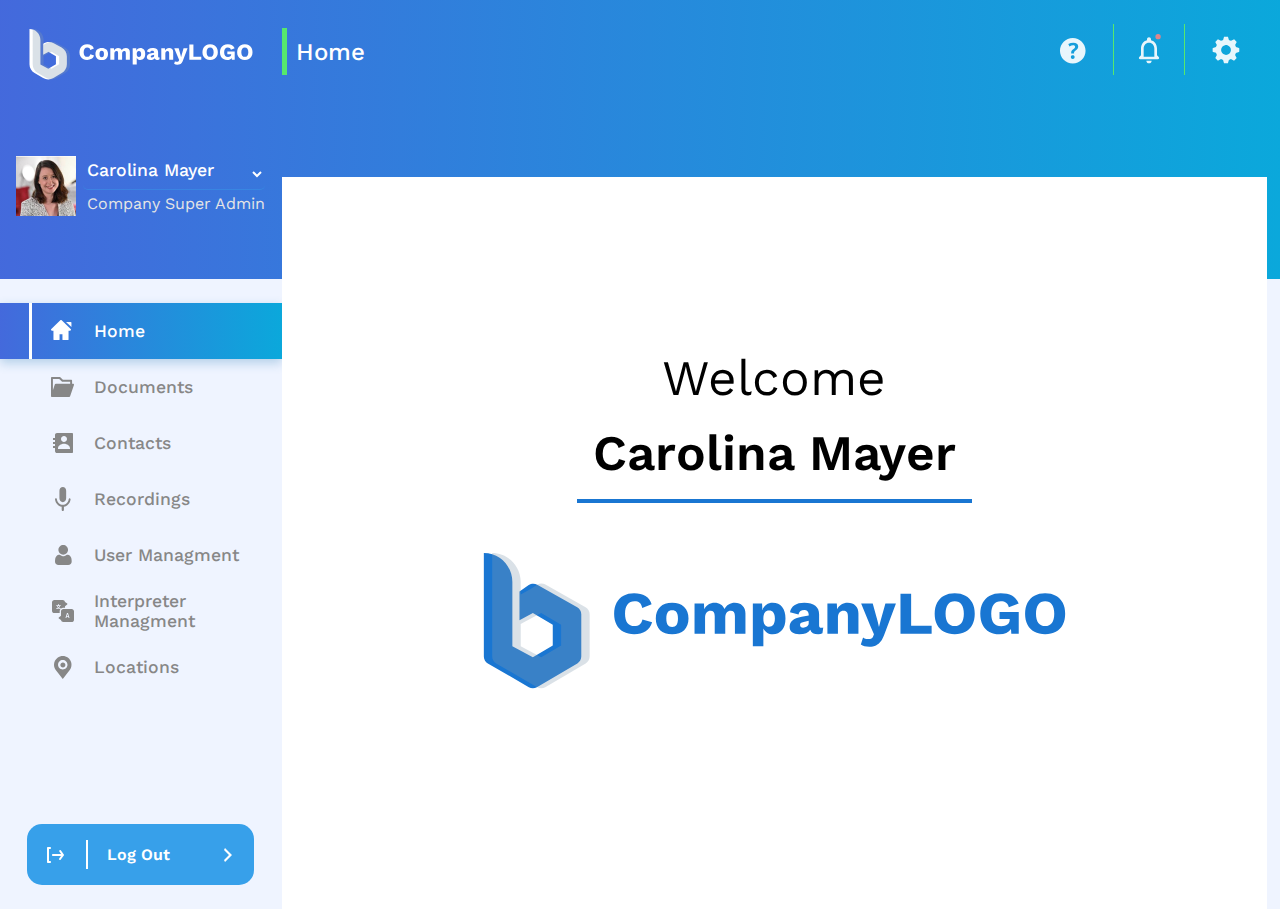
<file: index.html>
<!DOCTYPE html>
<html lang="en">

<head>
    <meta charset="UTF-8">
    <meta http-equiv="X-UA-Compatible" content="IE=edge">
    <meta name="viewport" content="width=device-width, initial-scale=1.0">
    <title>Home</title>
    <link rel="preconnect" href="https://fonts.gstatic.com">
    <link href="https://fonts.googleapis.com/css2?family=Work+Sans&display=swap" rel="stylesheet">
    <link rel="stylesheet" href="./content/style.css">
</head>

<body>
        <main>
            <div class="page">
                <div class="logo">
                    <img src="./images/logoGroup.svg" alt="">
                </div>
                <div class="home">
                    <h2>Home</h2>
                    <div class="icons">
                        <img src="./images/question.svg" alt="question">
                        <img src="./images/notifications.svg" alt="notifications">
                        <img src="./images/settings.svg" alt="settings">
                    </div>
                  
                </div>

            </div>
            
            <div class="info">

                <img src="./images/avatar.jpg" alt="avatar">
                <div>
                    <select>
                        <option value="Carolina Mayer">Carolina Mayer</option>
                        <option value="Yeva Terteryan">Yeva Terteryan</option>
                    </select>
                    <p>Company Super Admin</p>

                </div>
               

            </div>
        </div>
            

        </main>
         
        <div class="wrapper">
            <aside>
                <nav>
                    <div>
                        <img src="./images/Home.svg" alt="home">
                        <a  href="./index.html" style="color: #fff;">Home</a>
                    </div>
                    <div>
                        <img src="./images/Meetings.svg" alt="Meetings">
                        <a href="./documents.html">Documents</a>
                    </div>
                    <div>
                        <img src="./images/Contacts.svg" alt="Contacts">
                        <a href="">Contacts</a>
                    </div>
                    <div>
                        <img src="./images/Recordings.svg" alt="Recordings">
                        <a href="">Recordings</a>
                    </div>
                    <div>
                        <img src="./images/UserManagement.svg" alt="User Managment">
                        <a href="">User Managment</a>
                    </div>
                    <div>
                        <img src="./images/InterpriterManagement.svg" alt="Interpreter Managment">
                        <a href="">Interpreter Managment</a>
                    </div>
                    <div>
                        <img src="./images/Locations.svg" alt="Locations">
                        <a href="">Locations</a>
                    </div>

                </nav>
                <button>
                 <img src="./images/eva_log-out-fill.svg" alt="logout">
                    <span>Log Out</span>
                    <img src="./images/dashicons_arrow-left-alt2.svg" alt="arrow">
                </button>
            </aside>
            <section>
                <h1>Welcome</h1>
                <h2>Carolina Mayer</h2>
                <img src="./images/Group 6598.svg" alt="logo">
    
            </section>
            
        </div>

</body>

</html>
</file>
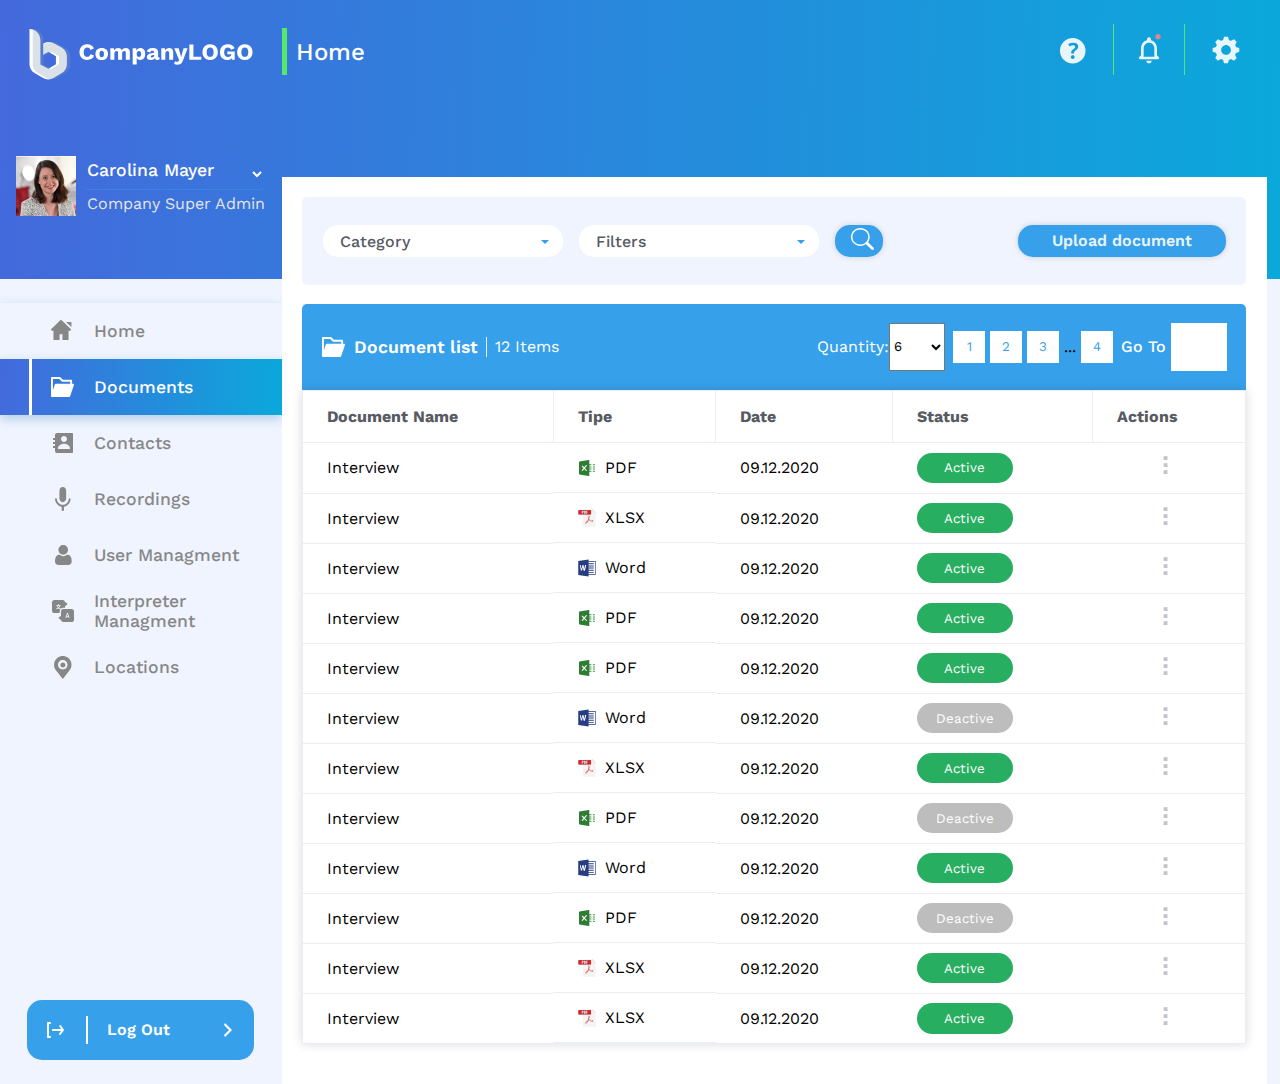
<file: documents.html>
<!DOCTYPE html>
<html lang="en">

<head>
    <meta charset="UTF-8">
    <meta http-equiv="X-UA-Compatible" content="IE=edge">
    <meta name="viewport" content="width=device-width, initial-scale=1.0">
    <link href="https://fonts.googleapis.com/css2?family=Work+Sans&display=swap" rel="stylesheet">
    <link rel="stylesheet" href="./content/style.css">
    <link rel="stylesheet" href="./content/style2.css">
    <title>Documents</title>
</head>

<body>
    <main>
        <div class="page">
            <div class="logo">
                <img src="./images/logoGroup.svg" alt="">
            </div>
            <div class="home">
                <h2>Home</h2>
                <div class="icons">
                    <img src="./images/question.svg" alt="question">
                    <img src="./images/notifications.svg" alt="notifications">
                    <img src="./images/settings.svg" alt="settings">
                </div>

            </div>

        </div>

        <div class="info">

            <img src="./images/avatar.jpg" alt="avatar">
            <div>
                <select>
                    <option value="Carolina Mayer">Carolina Mayer</option>
                    <option value="Yeva Terteryan">Yeva Terteryan</option>
                </select>
                <p>Company Super Admin</p>

            </div>
        </div>
        </div>
    </main>
    <div class="wrapper">
        <aside>
            <nav>
                <div>
                    <img src="./images/Homegray.svg" alt="home">
                    <a href="/index.html">Home</a>
                </div>
                <div>
                    <img src="./images/Meetings.white.svg" alt="Meetings">
                    <a href="./documents.html" style="color:#fff">Documents</a>
                </div>
                <div>
                    <img src="./images/Contacts.svg" alt="Contacts">
                    <a href="">Contacts</a>
                </div>
                <div>
                    <img src="./images/Recordings.svg" alt="Recordings">
                    <a href="">Recordings</a>
                </div>
                <div>
                    <img src="./images/UserManagement.svg" alt="User Managment">
                    <a href="">User Managment</a>
                </div>
                <div>
                    <img src="./images/InterpriterManagement.svg" alt="Interpreter Managment">
                    <a href="">Interpreter Managment</a>
                </div>
                <div>
                    <img src="./images/Locations.svg" alt="Locations">
                    <a href="">Locations</a>
                </div>

            </nav>
            <button>
                <img src="./images/eva_log-out-fill.svg" alt="logout">
                <span>Log Out</span>
                <img src="./images/dashicons_arrow-left-alt2.svg" alt="arrow">
            </button>
        </aside>
        <div class="section">
            <div class="advansedSearch">
                <div class="searchGroup">


                    <span class="dropdown-el">
                        <input type="radio" name="sortType" value="Category" checked="checked" id="Category">
                        <label for="Category">Category</label>
                        <input type="radio" name="sortType" value="ShowAll" id="ShowAll">
                        <label for="ShowAll">Show All</label>
                        <input type="radio" name="sortType" value="Financial" id="Financial">
                        <label for="Financial">Financial</label>
                        <input type="radio" name="sortType" value="Technology" id="Technology">
                        <label for="Technology">Technology</label>
                        <input type="radio" name="sortType" value="Healthcare" id="Healthcare">
                        <label for="Healthcare">Healthcare</label>
                    </span>


                    <span class="dropdown-ell">
                        <input type="radio" name="filterType" value="Filters" checked="checked" id="Filters">
                        <label for="Filters">Filters</label>
                        <input type="radio" name="filterType" value="ShowAlll" id="ShowAlll">
                        <label for="ShowAlll">Show All</label>
                        <input type="radio" name="filterType" value="Tipe" id="Tipe">
                        <label for="Tipe">Tipe</label>
                        <input type="radio" name="filterType" value="Date" id="Date">
                        <label for="Date">Date</label>
                        <input type="radio" name="filterType" value="Status" id="Status">
                        <label for="Status">Status</label>
                    </span>
                      

                    <input id="search-box" type="text" class="search-box" name="q" />
                    <label for="search-box">
                        <img class="search-icon" src="./images/bi_search.svg" alt="search"></span></label>
                    <input type="submit" id="search-submit" />
                    
                </div>
                <button class="upload">Upload document</button>

            </div>
            <article>
                <div class="documentcaption">
                    <div class="docs">
                        <img src="./images/Meetings.white.svg" alt="doc">
                        <p>Document list </p>
                        <span>12 Items</span>
                    </div>
                    <div class="end">
                        <div class="quantity">
                            <label for="number">Quantity:</label>
                            <select name="numbers" id="number">
                                <option value="1">1</option>
                                <option value="2">2</option>
                                <option value="3">3</option>
                                <option value="4">4</option>
                                <option value="5">5</option>
                                <option value="6" selected="selected">6</option>

                            </select>
                        </div>
                        <div class="pages">
                            <button>1</button>
                            <button>2</button>
                            <button>3</button>
                            <span>...</span>
                            <button>4</button>
                        </div>
                        <div class="goto">
                            <label for="inp">Go To</label>
                            <input type="text">
                        </div>
                    </div>
                </div>


                <table class="table">
                   
                  </table>
            </article>

        </div>






</body>
<script src="./content/script.js"></script>

</html>
</file>
<file: content/style.css>
* {
  padding: 0;
  margin: 0;
  box-sizing: border-box;
  font-family: "Work Sans", sans-serif;
}

html {
  font-size: 16px;
}

body {
  background: #EFF4FF;
  width: 100%;
  height: 100%;
}

main {
  background: linear-gradient(91.39deg, #4568DC -2.02%, #00B4DB 118.83%);
  display: flex;
  flex-direction: column;
  justify-content: center;
  align-items: flex-start;
  height: 31vh;
}
main .page {
  display: flex;
  align-items: center;
  justify-content: space-between;
  width: 100%;
}
main .page .home {
  display: flex;
  justify-content: space-between;
  width: 78%;
  align-items: center;
}
main .page .home h2 {
  font-weight: 500;
  color: #fff;
  padding: 0.6rem;
  border-left: 5px solid #56E86D;
}
main .page .home img {
  padding: 0.6rem 1.2rem;
}
main .page .home img:nth-child(3) {
  padding-right: 2.4rem;
}
main .page .home img:nth-child(2) {
  border-right: 1px solid #56E86D;
  border-left: 1px solid #56E86D;
}
main .page .logo {
  padding-top: 0.6rem;
  text-align: center;
  flex-shrink: 0;
  width: 22%;
  min-width: 16.5rem;
}
main .page .logo img {
  width: 100%;
}
main .info {
  display: flex;
  justify-content: space-evenly;
  align-items: center;
  margin: auto 0;
  width: 22%;
  min-width: 16.5rem;
  padding: 0 0.6rem 0.6rem;
}
main .info img {
  max-width: 50%;
}
main .info div {
  display: flex;
  flex-direction: column;
  justify-content: space-between;
  align-items: flex-start;
  height: 90%;
}
main .info select {
  border-radius: 0;
  background: none;
  border: none;
  font-weight: 500;
  font-size: 1.1rem;
  color: #fff;
  width: 100%;
  padding-bottom: 0.5rem;
  border-bottom: 1px solid rgba(55, 160, 234, 0.4);
  border-radius: 5px;
}
main .info p {
  color: #e5e5e5;
  padding-left: 0.25rem;
}

.wrapper {
  display: flex;
}

aside {
  padding: 1.5rem 0;
  width: 22%;
  min-width: 16.5rem;
  min-height: 70vh;
  display: flex;
  flex-direction: column;
  justify-content: space-between;
}
aside div {
  padding: 0 1.8rem;
  display: flex;
  align-items: center;
  color: #878787;
}
aside div img {
  padding: 1rem 1.2rem;
  border-left: 3px solid transparent;
}
aside div:hover {
  background: #EFF4FF;
  box-shadow: 0px 0px 10px rgba(67, 107, 220, 0.35);
}
aside div:hover img {
  border-left: 3px solid #fff;
}
aside div:nth-child(1) {
  background: linear-gradient(91.39deg, #4568DC -2.02%, #00B4DB 118.83%);
  box-shadow: 0px 4px 10px rgba(41, 122, 179, 0.3);
}
aside div:nth-child(1) img {
  border-left: 3px solid #fff;
}
aside button {
  background: #37A0EA;
  align-self: center;
  border-radius: 15px;
  border: none;
  display: flex;
  align-items: center;
  color: #fff;
  padding: 1rem;
  min-width: 70%;
}
aside button span {
  padding: 0.3rem 3rem 0.3rem 1.2rem;
  border-left: 2px solid #fff;
  font-weight: 600;
  font-size: 1rem;
}
aside button img:nth-child(1) {
  padding-right: 1.2rem;
}

a {
  color: #878787;
  text-decoration: none;
  font-weight: 500;
  font-size: 1.1rem;
}

section {
  text-align: center;
  width: 77%;
  margin-top: -8%;
  background-color: #fff;
  display: flex;
  justify-content: center;
  align-items: center;
  flex-direction: column;
}
section h1 {
  font-weight: normal;
  font-size: 3.1rem;
  line-height: 59px;
}
section h2 {
  font-weight: 600;
  font-size: 3.1rem;
  line-height: 59px;
  padding: 1rem;
  border-bottom: 4px solid #1976D2;
}
section img {
  max-width: 100%;
}

@media screen and (max-width: 1200px) {
  html {
    font-size: 10px;
  }

  main {
    height: max-content;
  }
}

/*# sourceMappingURL=style.css.map */
</file>
<file: content/style2.css>
@charset "UTF-8";
* {
  padding: 0;
  margin: 0;
  box-sizing: border-box;
  font-family: "Work Sans", sans-serif;
}

html {
  font-size: 16px;
}

aside div:nth-child(2) {
  background: linear-gradient(91.39deg, #4568DC -2.02%, #00B4DB 118.83%);
  box-shadow: 0px 4px 10px rgba(41, 122, 179, 0.3);
}
aside div:nth-child(2) img {
  border-left: 3px solid #fff;
}
aside div:nth-child(1) {
  background: #EFF4FF;
  color: #878787;
}
aside div:nth-child(1) a {
  color: #878787;
}
aside div:nth-child(1) img {
  padding: 1rem 1.2rem;
  border-left: 3px solid transparent;
}

.section {
  width: 77%;
  margin-top: -8%;
  background-color: #fff;
  padding: 1.3rem;
}

.advansedSearch {
  background: #EFF4FF;
  border-radius: 5px;
  display: flex;
  justify-content: space-between;
  align-items: center;
  padding: 1.7rem 1.3rem;
}
.advansedSearch .searchGroup {
  display: flex;
  justify-content: space-evenly;
  align-items: flex-start;
}
.advansedSearch .upload {
  box-shadow: 0px 0px 6px rgba(0, 0, 0, 0.15);
  border-radius: 15px;
  border: none;
  background: #37a0ea;
  font-weight: 600;
  font-size: 1rem;
  color: rgba(255, 255, 255, 0.9);
  min-height: 2em;
  min-width: 9rem;
  width: 13rem;
}

.documentcaption {
  display: flex;
  justify-content: space-between;
  background-color: #37a0ea;
  padding: 1.2rem;
  border-radius: 5px 5px 0px 0px;
}
.documentcaption .docs {
  display: flex;
  align-items: center;
  color: #fff;
}
.documentcaption .docs p {
  font-weight: 600;
  font-size: 1.1rem;
  padding: 0 0.5rem;
  border-right: 1px solid #EAEDF6;
}
.documentcaption .docs span {
  padding: 0 0.5rem;
}
.documentcaption .end {
  display: flex;
  align-items: center;
  justify-content: space-around;
  min-width: 40%;
}
.documentcaption .quantity {
  display: flex;
  align-items: center;
  font-weight: normal;
  color: #FFFFFF;
  margin-right: 0.5rem;
}
.documentcaption .quantity select {
  width: 3.5rem;
  height: 3rem;
  background-color: #fff;
}
.documentcaption .pages {
  margin-right: 0.5rem;
}
.documentcaption .pages button {
  background-color: #fff;
  color: #37a0ea;
  border: none;
  width: 2rem;
  height: 2rem;
}
.documentcaption .goto label {
  font-weight: 500;
  color: #fff;
}
.documentcaption .goto input {
  width: 3.5rem;
  height: 3rem;
  background-color: #fff;
  border: none;
}

article {
  padding: 1.2rem 0;
}

.test:after {
  content: "⠇";
  font-size: 25px;
  color: #C4C4C4;
}

table {
  border-collapse: collapse;
  width: 100%;
  box-shadow: 0px 0px 10px rgba(0, 0, 0, 0.15);
  border: 1px solid #EAEDF6;
}
table td {
  text-align: left;
  border: none;
  border-bottom: 1px solid #EAEDF6;
  padding: 0.5rem 1.5rem;
}
table td:nth-child(2) {
  display: flex;
  align-items: center;
  height: 50px;
}
table td:nth-child(2) img {
  padding-right: 0.5rem;
}
table td:nth-child(5) {
  text-align: center;
}
table td .active {
  background: #27AE60;
  border-radius: 20px;
  color: #fff;
  border: none;
  width: 6rem;
  height: 1.9rem;
}
table td .deactive {
  background: #BDBDBD;
  border-radius: 20px;
  color: #fff;
  border: none;
  width: 6rem;
  height: 1.9rem;
}
table th {
  text-align: left;
  padding: 1rem 1.5rem;
  border: 1px solid #EAEDF6;
  color: #575A63;
}

.dropdown-el, .dropdown-ell {
  width: 15rem;
  position: relative;
  display: inline-block;
  margin-right: 1em;
  min-height: 2em;
  max-height: 2em;
  overflow: hidden;
  cursor: pointer;
  text-align: left;
  white-space: nowrap;
  color: #575A63;
  outline: none;
  border: 0.06em solid transparent;
  border-radius: 15px;
  background-color: #fff;
  transition: 0.3s all ease-in-out;
}
.dropdown-el input:focus + label, .dropdown-ell input:focus + label {
  background: #def;
}
.dropdown-el input, .dropdown-ell input {
  width: 1px;
  height: 1px;
  display: inline-block;
  position: absolute;
  opacity: 0.01;
}
.dropdown-el label, .dropdown-ell label {
  display: block;
  height: 2em;
  line-height: 2em;
  padding-left: 1em;
  padding-right: 3em;
  cursor: pointer;
  position: relative;
  transition: 0.3s color ease-in-out;
  font-weight: 500;
  font-size: 1rem;
}
.dropdown-el label:nth-child(2), .dropdown-ell label:nth-child(2) {
  margin-top: 2em;
  border-top: 0.06em solid #d9d9d9;
}
.dropdown-el input:checked + label, .dropdown-ell input:checked + label {
  display: block;
  border-top: none;
  position: absolute;
  top: 0;
  width: 100%;
}
.dropdown-el input:checked + label:nth-child(2), .dropdown-ell input:checked + label:nth-child(2) {
  margin-top: 0;
  position: relative;
  border-bottom: 0.06em solid rgba(55, 160, 234, 0.2);
}
.dropdown-el::after, .dropdown-ell::after {
  content: "";
  position: absolute;
  right: 0.8em;
  top: 0.9em;
  border: 0.3em solid #37a0ea;
  border-color: #37a0ea transparent transparent transparent;
  transition: 0.4s all ease-in-out;
}
.dropdown-el.expanded, .dropdown-ell.expanded {
  background: #fff;
  border-radius: 15px;
  padding: 0;
  box-shadow: 0px 0px 6px rgba(39, 174, 222, 0.25);
  max-height: 15em;
}
.dropdown-el.expanded label:hover, .dropdown-ell.expanded label:hover {
  color: #37a0ea;
}
.dropdown-el.expanded input:checked + label, .dropdown-ell.expanded input:checked + label {
  color: #37a0ea;
}
.dropdown-el.expanded::after, .dropdown-ell.expanded::after {
  transform: rotate(-180deg);
  top: 0.55em;
}

.search-box {
  transition: width 0.6s, border-radius 0.6s, background 0.6s, box-shadow 0.6s;
  width: 3rem;
  height: 2rem;
  border-radius: 15px;
  border: none;
  cursor: pointer;
  background: #37a0ea;
  box-shadow: 0px 0px 6px rgba(0, 0, 0, 0.15);
}
.search-box + label .search-icon {
  color: #fff;
}
.search-box:focus {
  transition: width 0.6s cubic-bezier(0, 1.22, 0.66, 1.39), border-radius 0.6s, background 0.6s;
  border: none;
  outline: none;
  box-shadow: none;
  padding-left: 15px;
  cursor: text;
  width: 13rem;
  border-radius: auto;
  background: rgba(55, 160, 234, 0.5);
  color: black;
}
.search-box:not(:focus) {
  text-indent: -5000px;
}

#search-submit {
  position: relative;
  left: -5000px;
}

.search-icon {
  position: relative;
  left: -2.4rem;
  color: #d11e1e;
  cursor: pointer;
  padding: 0.2rem 0.4rem;
  min-height: 1.8rem;
  height: 1.5rem;
  width: min-content;
}

@media screen and (max-width: 1200px) {
  html {
    font-size: 10px;
  }

  .dropdown-el, .dropdown-ell {
    min-width: 7rem;
    width: auto;
  }
}
@media screen and (max-width: 768px) {
  html {
    font-size: 9px;
  }

  .advansedSearch {
    flex-wrap: wrap;
  }

  table {
    display: block;
  }
  table tr {
    display: flex;
    justify-content: space-between;
    align-items: center;
  }
}
@media screen and (max-width: 528px) {
  .section {
    width: 60%;
  }

  table {
    overflow: scroll;
  }
}

/*# sourceMappingURL=style2.css.map */
</file>
